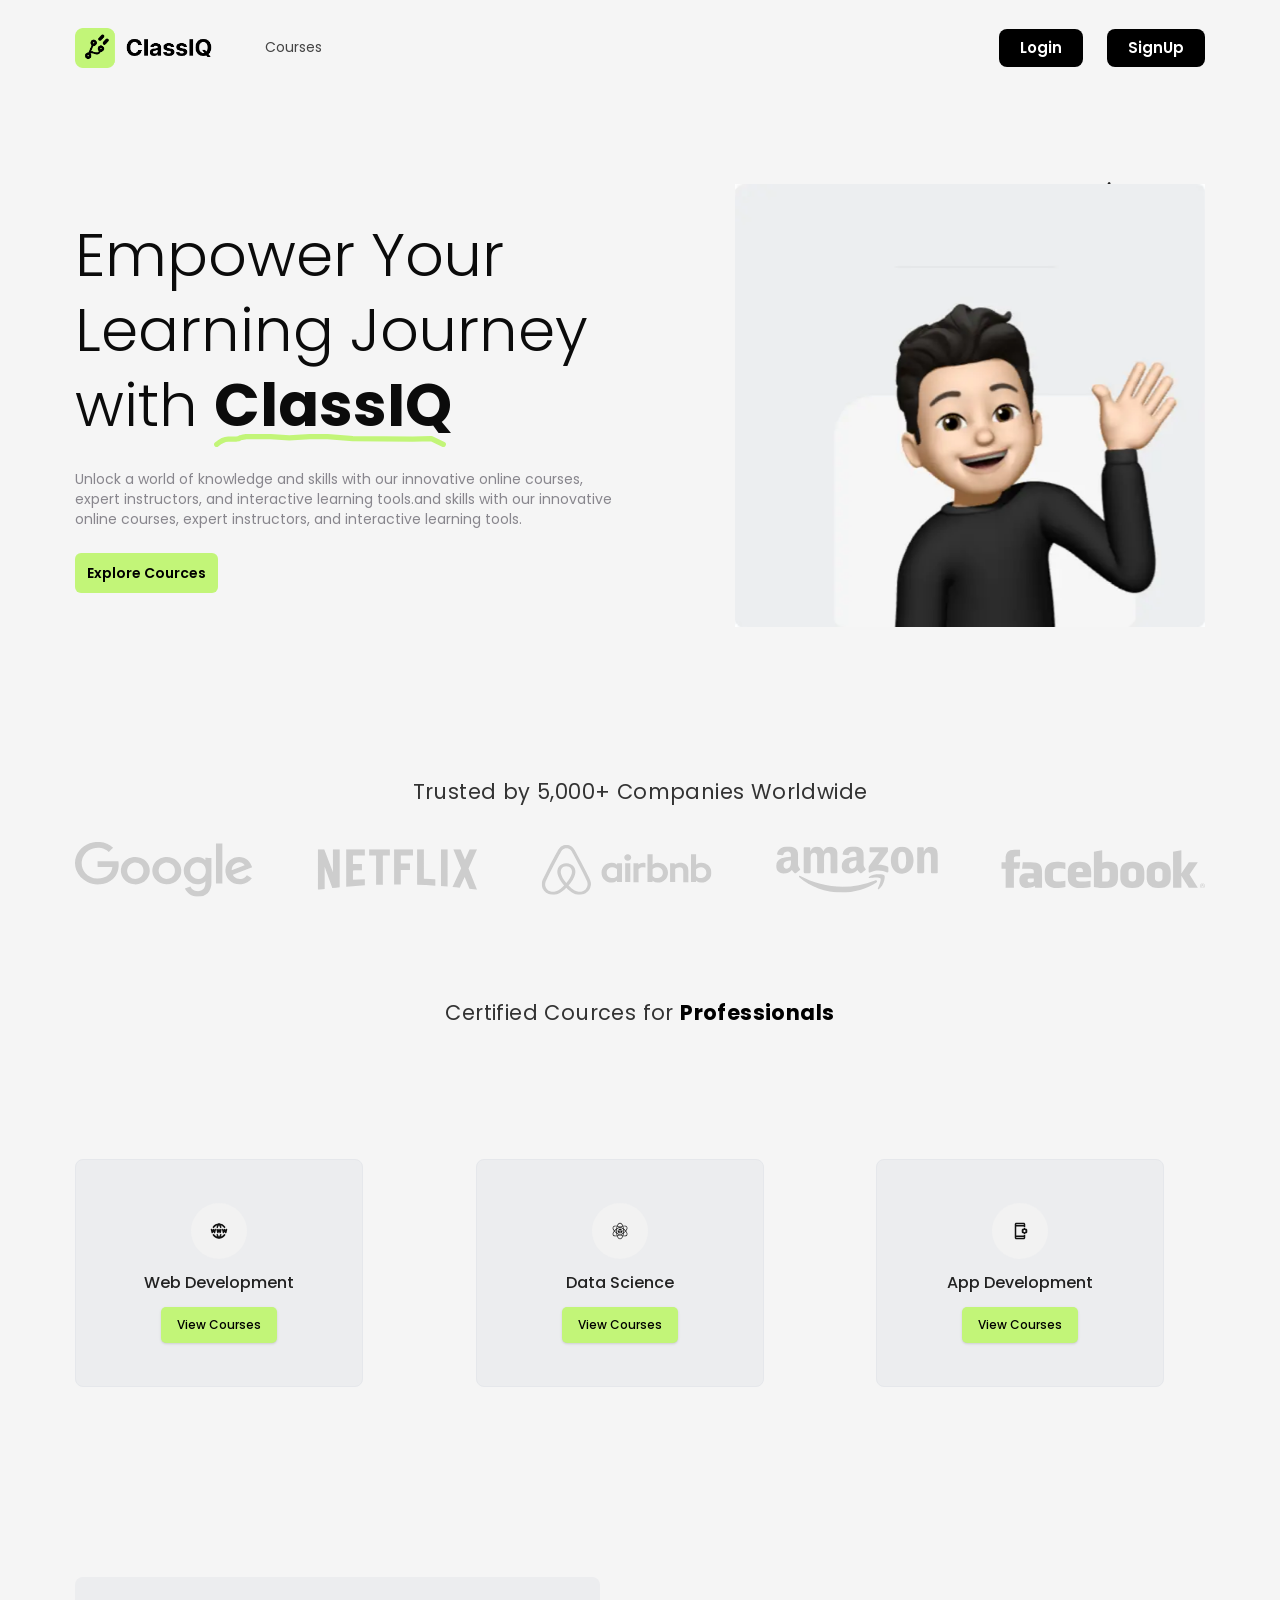
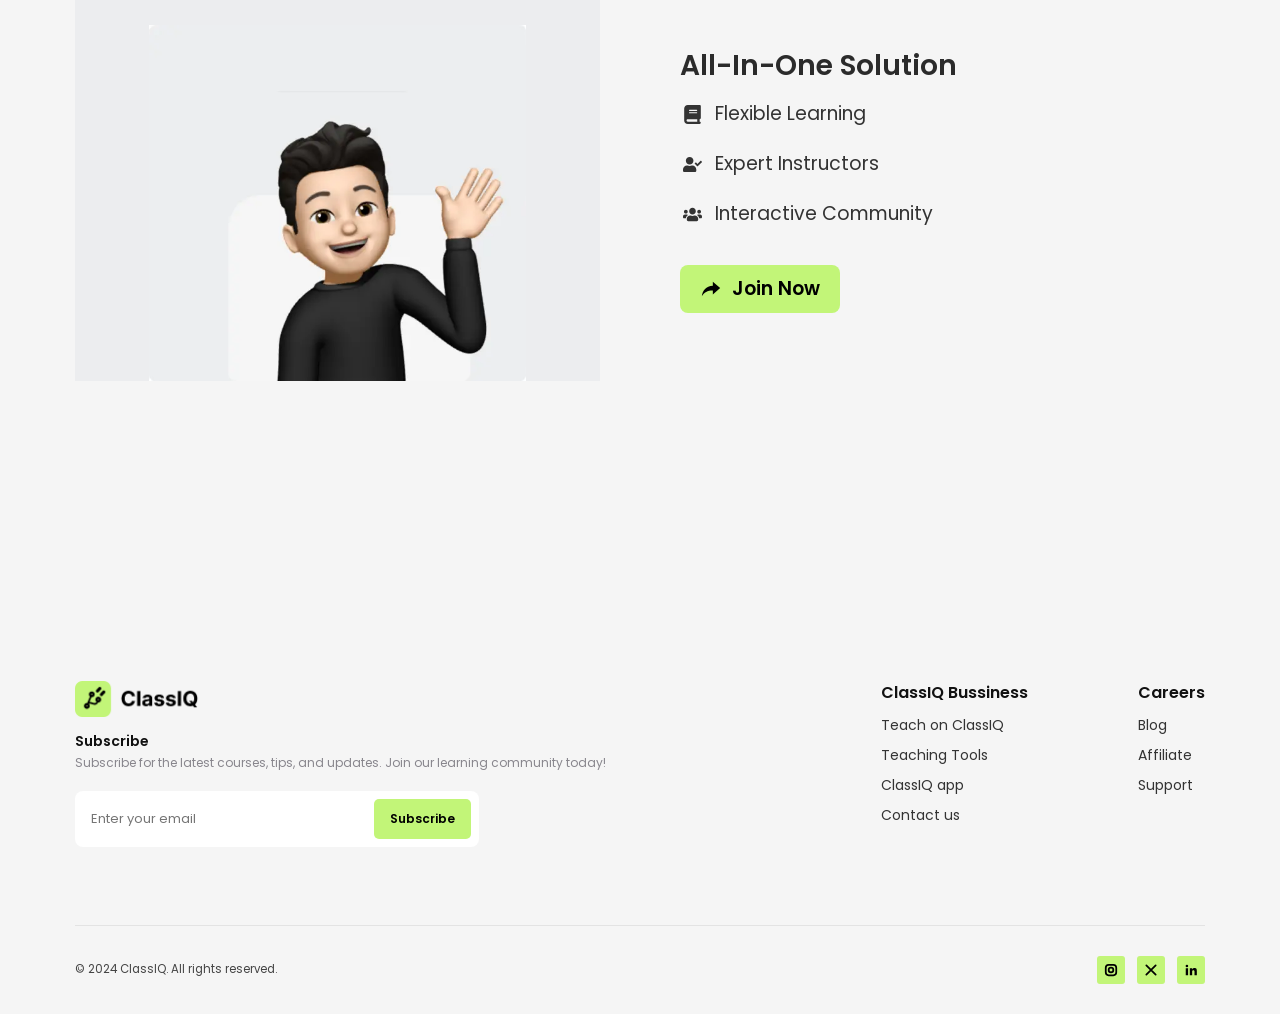
<file: index.html>
<!DOCTYPE html>
<html lang="en">

<head>
  <meta charset="UTF-8">
  <meta name="viewport" content="width=device-width, initial-scale=1.0">
  <title>ClassIQ - Empower Your Learning Journey</title>
  <link rel="icon" type="image/svg+xml" href="/assets/m-logo-6JdjZV3d.svg">
  <meta name="description" content="Online courses, interactive learning tools, all-in-one solution, flexible learning, interactive community">
  <meta name="keywords" content="ClassIQ, ClassIQ app, ClassIQ Business, ClassIQ Business app, ClassIQ Business app download, ClassIQ Business app download for android, ClassIQ Business app download for ios, ClassIQ Business app download for pc, ClassIQ Business app download for windows, ClassIQ Business app download for mac, ClassIQ Business app download for linux, Teach on ClassIQ, teaching tools, online learning, interactive learning, flexible learning, interactive community, online courses, online classes, online education, online learning platform, online learning app, online learning software, online learning tools, online learning resources, online learning management system, online learning management software">
  <meta name="author" content="ClassIQ Business">
  <link rel="preconnect" href="https://fonts.googleapis.com">
  <link href="https://fonts.googleapis.com/css2?family=Poppins:wght@300;400;500;600;700;800&display=swap"
    rel="stylesheet">
  <link rel="stylesheet" href="css/style.css">
</head>

<body>
<!-- Header -->
 <header class="site-header">
  <div class="container nav">
    <div class="nav-left">
      <a href="./index.html" class="brand">
        <span class="brand-icon">
          <img src="./assets/logo-CSs2XfzI.png" alt="ClassIQ - Empower Your Learning Journey" data-fallback>
        </span>
      </a>
      <a href="#courses" class="nav-link">Courses</a>
    </div>
    <span style="font-size:30px;cursor:pointer" class="mobile-hamburger" onclick="openNav()">☰</span>
    <div class="nav-right sidenav" id="mySidenav">
      <a href="javascript:void(0)" class="closebtn" onclick="closeNav()">&times;</a>
      <a href="./login.html" class="btn btn-dark">Login</a>
      <a href="./signup.html" class="btn btn-dark">SignUp</a>
    </div>
  </div>
</header>

<!-- Header End -->
  <main>
    <!-- Hero -->
    <section class="container hero">
      <div>
        <h1>Empower Your<br>Learning Journey<br>with
          <strong>ClassIQ
            <img src="data:image/svg+xml,%3csvg%20width='262'%20height='15'%20viewBox='0%200%20262%2015'%20fill='none'%20xmlns='http://www.w3.org/2000/svg'%3e%3cpath%20d='M3%2012C8.41799%207.07368%2013.836%205.84211%2015.8677%205.84211H19.254H22.6402H25.3492L28.0582%205.36842L29.4127%204.42105L31.4444%203.94737L36.1852%203H44.3122H63.9524L84.9471%204.42105L107.974%203H128.291L156.735%205.36842L224.46%205.84211L245.455%205.36842L259%2012'%20stroke='%23C2F578'%20stroke-width='6'%20stroke-linecap='round'%20stroke-linejoin='bevel'/%3e%3c/svg%3e" alt="line image" class="highlight-underline" />
          </strong>
        </h1>
        <p>Unlock a world of knowledge and skills with our innovative online courses, expert instructors, and
          interactive learning tools.and skills with our innovative online courses, expert instructors, and interactive
          learning tools.</p>
        <a href="#courses" class="btn btn-lime explore-cources">Explore Cources</a>
      </div>
      <div class="hero-art">
        <svg class="hero__doodle hero__doodle--curl" viewBox="0 0 50 80" fill="none" stroke="currentColor"
          stroke-width="1.400" stroke-linecap="round" stroke-linejoin="round" aria-hidden="true"
          xmlns="http://www.w3.org/2000/svg">
          <path
            d="M27.0622 13.7576C24.3213 15.0766 22.1371 17.5111 20.8952 20.2532C20.3292 21.5251 19.9225 22.8394 19.8081 24.2315C19.6883 25.5368 19.9139 26.934 20.228 28.2125C20.3789 28.8217 20.5899 29.4184 20.8081 29.9886C21.0971 30.7199 21.3861 31.4512 21.7425 32.1434C22.4427 33.4678 23.6138 34.5192 24.8487 35.3315C26.1561 36.1915 27.614 36.8071 29.0806 37.2828C30.7067 37.8009 32.4478 38.2073 34.1533 38.3198C35.9191 38.4199 37.7324 38.0205 39.0778 36.8138C40.2408 35.7576 40.7713 34.1918 40.3544 32.6583C39.9818 31.2789 38.9593 30.0963 37.7564 29.3779C36.4278 28.5976 34.8763 28.4407 33.3835 28.8116C30.2438 29.5978 27.7535 32.4344 26.4567 35.2758C25.7809 36.7461 25.3425 38.3933 25.4178 40.035C25.5178 41.7971 26.2341 43.3819 27.4214 44.6936C28.7007 46.0867 30.3182 47.1716 31.8631 48.2086C33.5266 49.3341 35.2379 50.387 37.0112 51.3141C40.5241 53.1879 44.2422 54.718 48.0594 55.8761C49.0088 56.1572 49.9387 56.4046 50.9022 56.6326C51.7595 56.8323 52.113 55.5039 51.2558 55.3042C44.0397 53.5545 37.1985 50.3967 31.1819 46.0642C29.8691 45.1174 28.4642 44.0891 27.6116 42.6958C26.8565 41.4706 26.6451 40.0202 26.8463 38.6228C27.0687 37.1457 27.6435 35.7339 28.4292 34.492C29.1742 33.2962 30.1318 32.1569 31.2914 31.3275C32.4174 30.5176 33.7329 29.9573 35.1462 29.992C36.3063 30.0162 37.4436 30.6603 38.2374 31.5259C38.9781 32.3774 39.3683 33.477 39.0324 34.5256C38.5991 35.8329 37.234 36.5791 35.9431 36.833C34.2909 37.1615 32.5037 36.7143 30.8954 36.3432C29.5865 36.0233 28.2863 35.5635 27.0481 34.978C25.8435 34.3729 24.6743 33.6349 23.7493 32.6206C22.8704 31.647 22.4163 30.3597 21.9411 29.1521C21.5048 28.0118 21.2829 26.8147 21.1813 25.5927C21.0585 24.4505 21.2404 23.4462 21.564 22.3374C22.3013 19.8877 23.8905 17.5509 25.9813 16.002C26.5478 15.5838 27.1196 15.2523 27.7447 14.935C28.074 14.7665 28.1676 14.3078 27.9921 14.005C27.7972 13.6687 27.3915 13.5892 27.0622 13.7576Z"
            fill="black" />
          <path
            d="M41.436 45.8058C44.037 48.0059 46.4415 50.4097 48.6902 52.9712C49.2342 53.5997 49.7977 54.2618 50.3081 54.9097C50.4978 55.1593 50.7671 55.4301 50.8824 55.7453C50.9657 55.9667 50.8984 56.0057 50.6771 56.089C50.3548 56.2309 50.0201 56.3125 49.6855 56.3941C49.2835 56.5148 48.862 56.6017 48.4406 56.6887C47.6508 56.8769 46.8486 57.0048 46.0269 57.099C44.2099 57.2983 42.3557 57.317 40.5509 57.1496C40.1914 57.1109 39.8586 57.5059 39.8801 57.8531C39.8874 58.2533 40.1903 58.5046 40.5835 58.5239C42.3617 58.6842 44.1557 58.678 45.9461 58.4716C46.8546 58.372 47.7702 58.2458 48.6467 58.0523C49.4631 57.8713 50.3325 57.7043 51.0975 57.3958C51.9562 57.0553 52.4943 56.3166 52.2281 55.3922C51.9674 54.5547 51.2445 53.8502 50.7075 53.1951C49.522 51.7701 48.2692 50.384 46.9686 49.0706C45.5103 47.6013 44.0113 46.1782 42.4309 44.8472C42.1545 44.6029 41.7347 44.5766 41.4639 44.8459C41.1736 45.0816 41.1526 45.5881 41.436 45.8058Z"
            fill="black" />
        </svg>

        <svg class="hero__doodle hero__doodle--sprig" viewBox="0 0 30 34" fill="none" stroke="currentColor"
          stroke-width="1.200" stroke-linecap="round" aria-hidden="true" xmlns="http://www.w3.org/2000/svg">
          <path
            d="M29.5533 4.94173C26.4125 6.01053 23.2716 7.0793 20.1308 8.14809C20.4133 8.43611 20.7224 8.72061 21.0085 9.03529C22.2836 6.58666 23.5819 4.10781 24.8571 1.65918C25.0314 1.33755 24.8112 0.905589 24.4967 0.784621C24.1519 0.640537 23.7964 0.823475 23.6221 1.1451C22.3469 3.59373 21.0486 6.07258 19.7734 8.52121C19.4675 9.07739 20.1587 9.58237 20.6511 9.40838C23.7919 8.33959 26.9328 7.27081 30.0736 6.20202C30.4095 6.07595 30.5697 5.64769 30.4169 5.31529C30.2873 4.95268 29.8928 4.84233 29.5533 4.94173Z"
            fill="black" />
          <path
            d="M25.8618 10.2349C23.457 10.7175 21.0876 11.4666 18.8337 12.4717C17.7067 12.9743 16.5903 13.5568 15.5042 14.1625C15.4278 14.1998 15.2447 14.2513 15.1985 14.3117C15.1291 14.4023 15.1416 14.2921 15.2091 14.3917C15.3174 14.5943 15.298 14.2442 15.3105 14.134C15.476 13.5422 15.6682 12.9469 15.887 12.348C16.3638 11.0366 16.8974 9.74468 17.4915 8.49902C17.8756 7.71538 16.6406 7.2013 16.2564 7.98494C15.6588 9.20394 15.1216 10.4692 14.6715 11.7771C14.4563 12.4026 14.241 13.0281 14.0559 13.6768C13.8904 14.2686 13.7995 15.0132 14.3432 15.4293C14.9171 15.8685 15.5659 15.6466 16.1205 15.3286C16.7018 15.0071 17.2831 14.6857 17.8679 14.3908C19.0873 13.7675 20.3476 13.2472 21.6417 12.7767C23.0654 12.2618 24.5336 11.8766 26.0124 11.5715C26.3555 11.4987 26.6399 11.1896 26.5903 10.8163C26.5744 10.4929 26.2084 10.1888 25.8618 10.2349Z"
            fill="black" />
          <path
            d="M18.9262 17.0447C18.0319 17.869 16.841 18.2987 15.7673 18.7942C14.5408 19.3642 13.3178 19.961 12.0913 20.531C11.4798 20.8294 10.8914 21.0976 10.2799 21.3959C10.1768 21.4368 10.0737 21.4776 9.97418 21.5451C9.79464 21.6232 9.89066 21.5291 9.92441 21.5789C9.92086 21.5522 10.1056 21.7175 10.1056 21.7175C10.1056 21.7175 10.2249 21.1862 10.2409 21.1027C10.5809 19.7823 10.9208 18.4619 11.2607 17.1415C11.6594 15.6505 12.0314 14.163 12.43 12.672C12.5172 12.3077 12.1743 11.9735 11.8669 11.9058C11.4795 11.8488 11.1915 12.1313 11.1007 12.4689C10.7252 13.9297 10.3532 15.4172 9.95098 16.8815C9.57545 18.3423 9.14304 19.7835 8.82438 21.2639C8.69263 21.9054 8.86833 22.6146 9.55072 22.8495C10.2331 23.0843 10.9531 22.5816 11.5415 22.3135C12.8942 21.6723 14.2203 21.0348 15.573 20.3937C16.3143 20.0509 17.0786 19.678 17.8199 19.3352C18.5078 18.9996 19.1922 18.6372 19.7753 18.1256C20.0402 17.8733 20.1239 17.4824 19.8947 17.1872C19.6656 16.8921 19.1946 16.8191 18.9262 17.0447Z"
            fill="black" />
          <path
            d="M14.4803 24.4188C14.4785 24.609 14.3789 24.6765 14.2331 24.8044C13.9611 25.0034 13.6323 25.1827 13.3301 25.3586C12.7292 25.7369 12.0982 26.0921 11.4973 26.4705C10.2423 27.2343 8.98723 27.998 7.70553 28.7654C7.05135 29.1508 6.40072 29.5629 5.74655 29.9483C5.52078 30.0869 5.32168 30.2219 5.08882 30.3071C5.01239 30.3444 4.95907 30.3515 4.85242 30.3657C4.85242 30.3657 4.71912 30.3834 4.7991 30.3728C4.7991 30.3728 4.82576 30.3692 4.82931 30.3959C4.74224 30.3532 4.74224 30.3532 4.80265 30.3994C4.74748 30.5967 4.85242 30.3657 4.83285 30.4225C4.85597 30.3923 4.81867 30.3159 4.81513 30.2892C4.82406 30.1524 4.83654 30.0422 4.84548 29.9054C4.87583 29.5215 4.90618 29.1376 4.96319 28.7502C5.03453 28.0624 5.12899 27.3444 5.22699 26.6531C5.45149 25.0767 5.72932 23.4932 6.09067 21.9258C6.17789 21.5615 5.86166 21.2237 5.52755 21.1596C5.14013 21.1026 4.85211 21.3851 4.76134 21.7227C4.40353 23.3168 4.12571 24.9003 3.90475 26.5033C3.79427 27.3048 3.68379 28.1063 3.63017 28.9274C3.56592 29.6685 3.31321 30.6246 3.83194 31.2611C4.83921 32.5109 6.67567 31.0186 7.60185 30.4342C9.03287 29.5656 10.4639 28.6971 11.8949 27.8285C12.6984 27.3418 13.5019 26.8551 14.3054 26.3684C14.9561 25.9563 15.82 25.5159 15.8363 24.6184C15.8435 24.2647 15.6606 23.9092 15.2732 23.8521C14.8857 23.7951 14.484 24.0385 14.4803 24.4188Z"
            fill="black" />
        </svg>
        <img src="assets/user-pic-second.webp" loading="lazy" fetchpriority="high" alt="Smiling instructor waving" data-fallback>
      </div>
    </section>
    <!-- Hero End -->

    <!-- Trusted -->
    <section class="container trusted">
      <h2 class="section-title">Trusted by 5,000+ Companies Worldwide</h2>
      <div class="logos">
          <img src="/assets/google-76-GYqTX.svg" alt="google image" class="h-full object-cover" />
        <img
            src="data:image/svg+xml,%3csvg%20width='161'%20height='41'%20viewBox='0%200%20161%2041'%20fill='none'%20xmlns='http://www.w3.org/2000/svg'%3e%3cg%20clip-path='url(%23clip0_9_57)'%3e%3cpath%20d='M151.512%2019.5213L160.031%2040.8142C157.52%2040.4757%20155.011%2040.0516%20152.456%2039.6696L147.657%2027.9045L142.726%2038.6984C140.306%2038.3164%20137.929%2038.1892%20135.509%2037.8925L144.161%2019.2681L136.314%200.178955H143.577L147.97%2010.8444L152.678%200.178955H160.029L151.512%2019.5213ZM130.578%200.178955H123.987V37.0893C126.14%2037.2167%20128.38%2037.3006%20130.578%2037.5539V0.178955ZM118.294%2036.6654C112.287%2036.2847%20106.279%2035.9475%20100.137%2035.8188V0.179119H106.861V29.8088C110.717%2029.8928%20114.572%2030.1882%20118.294%2030.3574V36.6654ZM92.9625%2014.6139V20.9625H83.7724V35.3961H77.1388V0.178955H95.968V6.52751H83.7738V14.6141H92.9639L92.9625%2014.6139ZM65.8397%206.52751V35.7348C63.5974%2035.7348%2061.3122%2035.7348%2059.1143%2035.8188V6.52751H52.1651V0.178955H72.8318V6.52751H65.8397ZM44.9031%2021.2998C41.9448%2021.2998%2038.4472%2021.2998%2035.9366%2021.4285V30.8666C39.8818%2030.612%2043.827%2030.3167%2047.8165%2030.1895V36.2847L29.2126%2037.6826V0.178955H47.8153V6.52751H35.9365V15.0785C38.5374%2015.0785%2042.5271%2014.9513%2044.9028%2014.9513V21.3011L44.9031%2021.2998ZM7.64595%2017.7442V39.9242C5.22719%2040.1789%203.07378%2040.4755%200.788391%2040.8142V0.178955H7.19978L15.9411%2023.2491V0.178955H22.6665V38.1892C20.2907%2038.5712%2017.8692%2038.6984%2015.3141%2039.0358L7.64595%2017.7442Z'%20fill='%23ACAAB4'/%3e%3c/g%3e%3cdefs%3e%3cclipPath%20id='clip0_9_57'%3e%3crect%20width='159.242'%20height='40.7149'%20fill='white'%20transform='translate(0.788391%200.138245)'/%3e%3c/clipPath%3e%3c/defs%3e%3c/svg%3e"
            alt="netflix image"
            class="h-full object-cover"
        />
        <img src="/assets/airbnb-xj5n9VEq.svg" alt="airbnb image" class="h-full object-cover" />
        <img src="/assets/amazon-CaYRF8YW.svg" alt="amazon image" class="h-full object-cover"/>
        <img src="/assets/facebook-hlZ2xRpS.svg" alt="facebook image" class="h-full object-cover" />
      </div>
    </section>
    <!-- Trusted End -->

    <!-- Courses -->
    <section class="container courses" id="courses">
      <h2 class="section-title">Certified Cources for <strong>Professionals</strong></h2>
      <div class="course-grid">
        <article class="course-card">
          <div class="course-icon">
           <svg stroke="currentColor" fill="none" stroke-width="2" viewBox="0 0 24 24" stroke-linecap="round" stroke-linejoin="round" class="text-lg" height="1em" width="1em" xmlns="http://www.w3.org/2000/svg"><path d="M19.5 7a9 9 0 0 0 -7.5 -4a8.991 8.991 0 0 0 -7.484 4"></path><path d="M11.5 3a16.989 16.989 0 0 0 -1.826 4"></path><path d="M12.5 3a16.989 16.989 0 0 1 1.828 4"></path><path d="M19.5 17a9 9 0 0 1 -7.5 4a8.991 8.991 0 0 1 -7.484 -4"></path><path d="M11.5 21a16.989 16.989 0 0 1 -1.826 -4"></path><path d="M12.5 21a16.989 16.989 0 0 0 1.828 -4"></path><path d="M2 10l1 4l1.5 -4l1.5 4l1 -4"></path><path d="M17 10l1 4l1.5 -4l1.5 4l1 -4"></path><path d="M9.5 10l1 4l1.5 -4l1.5 4l1 -4"></path></svg>
            </div>
          <h3>Web Development</h3>
          <a href="dashboard.html#courses" class="btn btn-lime">View Courses</a>
        </article>
        <article class="course-card">
          <div class="course-icon">
            <svg stroke="currentColor" fill="currentColor" stroke-width="0" viewBox="0 0 512 512" class="text-lg" height="1em" width="1em" xmlns="http://www.w3.org/2000/svg"><path d="M256.977 22.395c-16.8 0-32.49 7.65-45.864 20.177-13.372 12.53-24.82 29.98-34.363 51.117-2 4.428-3.91 9.03-5.736 13.777-5.035-.793-9.986-1.442-14.83-1.926-5.77-.575-11.4-.932-16.87-1.06-16.42-.39-31.427 1.275-44.58 5.262-17.536 5.317-32.006 15.083-40.406 29.63-8.4 14.55-9.62 31.964-5.457 49.81 4.165 17.845 13.552 36.484 27.087 55.318 2.84 3.95 5.874 7.912 9.076 11.873-3.198 3.957-6.228 7.913-9.064 11.86-13.536 18.833-22.923 37.472-27.087 55.318-4.164 17.846-2.943 35.26 5.457 49.807 8.4 14.55 22.87 24.315 40.406 29.63 17.537 5.318 38.373 6.507 61.45 4.202 4.838-.484 9.78-1.13 14.808-1.922 1.83 4.755 3.743 9.366 5.746 13.802 9.543 21.14 20.99 38.587 34.363 51.116 13.373 12.528 29.065 20.18 45.864 20.18 16.798 0 32.49-7.652 45.863-20.18 13.372-12.53 24.82-29.977 34.363-51.116 2.003-4.436 3.916-9.045 5.746-13.8 5.022.79 9.96 1.437 14.794 1.92 23.078 2.304 43.915 1.115 61.45-4.202 17.538-5.316 32.008-15.082 40.408-29.63 8.4-14.55 9.62-31.962 5.457-49.807-4.165-17.845-13.553-36.484-27.087-55.318-2.837-3.946-5.867-7.902-9.065-11.86 3.202-3.96 6.237-7.92 9.076-11.872 13.535-18.834 22.922-37.473 27.086-55.318 4.164-17.846 2.943-35.26-5.457-49.81-8.4-14.547-22.87-24.313-40.406-29.63-13.152-3.987-28.16-5.652-44.578-5.263-5.474.128-11.105.485-16.874 1.06-4.84.484-9.787 1.133-14.817 1.925-1.828-4.746-3.738-9.347-5.737-13.776-9.543-21.14-20.99-38.59-34.363-51.118-13.373-12.528-29.065-20.177-45.863-20.177zm0 18.687c11.205 0 22.192 4.923 33.086 15.13 10.893 10.205 21.297 25.653 30.107 45.167 1.404 3.11 2.765 6.334 4.086 9.643-21.417 4.762-44.1 12.068-67.285 21.83-23.18-9.76-45.86-17.064-67.273-21.826 1.322-3.31 2.68-6.536 4.086-9.648 8.81-19.515 19.214-34.963 30.108-45.17 10.894-10.205 21.88-15.128 33.087-15.128zm-123.59 82.057c1.804-.018 3.637-.006 5.498.036 4.96.11 10.117.43 15.443.963 3.406.34 6.887.775 10.424 1.288-6.586 20.927-11.6 44.222-14.742 69.18-20.048 15.2-37.718 31.194-52.55 47.363-2.212-2.805-4.33-5.6-6.327-8.378-12.495-17.386-20.67-34.12-24.063-48.658-3.392-14.538-2.16-26.513 3.442-36.217 5.602-9.704 15.36-16.757 29.644-21.088 9.375-2.843 20.6-4.375 33.23-4.49zm247.168 0c12.63.115 23.855 1.647 33.23 4.49 14.286 4.33 24.04 11.383 29.643 21.087 5.602 9.704 6.835 21.68 3.443 36.217-3.39 14.537-11.57 31.272-24.063 48.658-1.997 2.778-4.113 5.573-6.325 8.38-14.83-16.167-32.495-32.157-52.537-47.355-3.14-24.962-8.16-48.26-14.746-69.19 3.533-.513 7.01-.95 10.413-1.288 5.326-.533 10.483-.853 15.444-.964 1.86-.042 3.693-.054 5.498-.037zm-49.92 5.64c4.97 15.438 9.085 32.472 12.156 50.7-9.716-6.567-19.876-12.932-30.446-19.035-10.565-6.1-21.15-11.713-31.69-16.843 17.32-6.455 34.127-11.407 49.98-14.82zm-147.317.003c15.85 3.414 32.655 8.366 49.97 14.82-10.54 5.13-21.125 10.743-31.69 16.842-10.566 6.1-20.72 12.462-30.434 19.024 3.07-18.223 7.184-35.253 12.154-50.687zm73.653 24.46c15.207 6.708 30.643 14.504 46.03 23.388 15.393 8.888 29.87 18.36 43.285 28.18 1.796 16.527 2.762 33.798 2.762 51.57 0 17.762-.963 35.026-2.758 51.546-13.415 9.818-27.89 19.288-43.278 28.174-15.39 8.885-30.83 16.684-46.04 23.392-15.212-6.708-30.652-14.507-46.042-23.392-15.385-8.883-29.854-18.35-43.264-28.164-1.795-16.523-2.76-33.79-2.76-51.557 0-17.775.965-35.048 2.762-51.577 13.413-9.817 27.885-19.288 43.273-28.172 15.388-8.883 30.824-16.68 46.03-23.386zm1.264 28.116l-53.502 33.017 53.502 33.02 53.502-33.02-53.502-33.018zm-110.76 39.134c-.827 11.698-1.257 23.68-1.257 35.885 0 12.198.43 24.172 1.258 35.864-14.25-11.77-26.943-23.85-37.827-35.873 10.884-12.022 23.577-24.104 37.827-35.876zm219.005.01c14.243 11.77 26.933 23.847 37.813 35.867-10.88 12.02-23.57 24.097-37.813 35.864.826-11.688 1.256-23.66 1.256-35.855 0-12.204-.43-24.18-1.257-35.876zm-173.8 8.394v65.198l56.19 34.677v-65.195l-56.19-34.68zm131.058.034l-56.177 34.67v65.164l56.178-34.67v-65.164zm-226.28 41.84c14.834 16.17 32.502 32.16 52.548 47.36 3.14 24.955 8.156 48.248 14.74 69.175-3.53.51-7.006.947-10.406 1.287-21.304 2.127-39.887.84-54.172-3.49-14.286-4.33-24.04-11.386-29.643-21.09-5.602-9.705-6.835-21.68-3.443-36.217 3.392-14.537 11.568-31.272 24.063-48.658 1.993-2.775 4.107-5.566 6.314-8.367zm319.024.003c2.207 2.8 4.32 5.59 6.313 8.364 12.494 17.385 20.67 34.12 24.062 48.657 3.392 14.537 2.162 26.512-3.44 36.217-5.604 9.704-15.36 16.76-29.646 21.09-14.284 4.33-32.864 5.617-54.168 3.49-3.397-.34-6.868-.775-10.395-1.285 6.585-20.932 11.6-44.23 14.74-69.19 20.04-15.196 37.706-31.182 52.535-47.345zm-73.687 62.483c-3.07 18.226-7.184 35.26-12.154 50.697-15.854-3.413-32.663-8.368-49.984-14.822 10.542-5.132 21.13-10.746 31.7-16.848 10.567-6.1 20.724-12.464 30.44-19.027zm-171.635.01c9.71 6.56 19.862 12.92 30.424 19.017 10.57 6.102 21.16 11.716 31.7 16.848-17.316 6.453-34.12 11.407-49.973 14.82-4.97-15.434-9.08-32.464-12.15-50.685zm86.37.85l.68.42.677-.42h-1.356zm-.56 45.767c23.19 9.76 45.874 17.065 67.294 21.826-1.324 3.32-2.686 6.55-4.094 9.67-8.81 19.513-19.214 34.96-30.108 45.167-10.893 10.206-21.88 15.13-33.085 15.13-11.206 0-22.193-4.924-33.086-15.13-10.893-10.206-21.297-25.654-30.107-45.168-1.408-3.12-2.77-6.352-4.095-9.67 21.416-4.762 44.098-12.066 67.283-21.825z"></path></svg>
            </div>
          <h3>Data Science</h3>
          <a href="dashboard.html#courses" class="btn btn-lime">View Courses</a>
        </article>
        <article class="course-card">
          <div class="course-icon">
            <svg stroke="currentColor" fill="currentColor" stroke-width="0" viewBox="0 0 24 24" class="text-lg" height="1em" width="1em" xmlns="http://www.w3.org/2000/svg"><path fill="none" d="M0 0h24v24H0z"></path><path fill="none" d="M7 20h10v1H7zM7 3h10v1H7z"></path><path d="m21.81 12.74-.82-.63v-.22l.8-.63c.16-.12.2-.34.1-.51l-.85-1.48a.395.395 0 0 0-.35-.2c-.05 0-.1.01-.15.03l-.95.38c-.08-.05-.11-.07-.19-.11l-.15-1.01a.408.408 0 0 0-.4-.36h-1.71c-.2 0-.37.15-.4.34l-.14 1.01c-.03.02-.07.03-.1.05l-.09.06-.95-.38a.401.401 0 0 0-.5.17l-.85 1.48c-.1.17-.06.39.1.51l.8.63v.23l-.8.63a.39.39 0 0 0-.1.51l.85 1.48c.07.13.21.2.35.2.05 0 .1-.01.15-.03l.95-.37c.08.05.12.07.2.11l.15 1.01c.03.2.2.34.4.34h1.71c.2 0 .37-.15.4-.34l.15-1.01c.03-.02.07-.03.1-.05l.09-.06.95.38a.401.401 0 0 0 .5-.17l.85-1.48a.39.39 0 0 0-.1-.51zM18 13.5c-.83 0-1.5-.67-1.5-1.5s.67-1.5 1.5-1.5 1.5.67 1.5 1.5-.67 1.5-1.5 1.5zM17 18H7V6h10v1h2V3c0-1.1-.9-2-2-2H7c-1.1 0-2 .9-2 2v18c0 1.1.9 2 2 2h10c1.1 0 2-.9 2-2v-4h-2v1zM7 3h10v1H7V3zm10 18H7v-1h10v1z"></path></svg>
            </div>
          <h3>App Development</h3>
          <a href="dashboard.html#courses" class="btn btn-lime">View Courses</a>
        </article>
      </div>
    </section>
    <!-- Courses End -->

    <!-- All in one -->
    <section class="container allinone">
      <div class="allinone-img">
        <img src="assets/user-pic-second.webp" loading="lazy" fetchpriority="high" alt="Smiling instructor waving" data-fallback>
      </div>
      <div>
        <h2>All-In-One Solution</h2>
        <ul class="features">
          <li><span class="f-icon">
            <svg stroke="currentColor" fill="currentColor" stroke-width="0" viewBox="0 0 448 512" class="text-lg" height="1em" width="1em" xmlns="http://www.w3.org/2000/svg"><path d="M96 0C43 0 0 43 0 96V416c0 53 43 96 96 96H384h32c17.7 0 32-14.3 32-32s-14.3-32-32-32V384c17.7 0 32-14.3 32-32V32c0-17.7-14.3-32-32-32H384 96zm0 384H352v64H96c-17.7 0-32-14.3-32-32s14.3-32 32-32zm32-240c0-8.8 7.2-16 16-16H336c8.8 0 16 7.2 16 16s-7.2 16-16 16H144c-8.8 0-16-7.2-16-16zm16 48H336c8.8 0 16 7.2 16 16s-7.2 16-16 16H144c-8.8 0-16-7.2-16-16s7.2-16 16-16z"></path></svg>
          </span>Flexible Learning</li>
          <li><span class="f-icon">
            <svg stroke="currentColor" fill="currentColor" stroke-width="0" viewBox="0 0 640 512" class="text-lg" height="1em" width="1em" xmlns="http://www.w3.org/2000/svg"><path d="M224 256c70.7 0 128-57.3 128-128S294.7 0 224 0 96 57.3 96 128s57.3 128 128 128zm89.6 32h-16.7c-22.2 10.2-46.9 16-72.9 16s-50.6-5.8-72.9-16h-16.7C60.2 288 0 348.2 0 422.4V464c0 26.5 21.5 48 48 48h352c26.5 0 48-21.5 48-48v-41.6c0-74.2-60.2-134.4-134.4-134.4zm323-128.4l-27.8-28.1c-4.6-4.7-12.1-4.7-16.8-.1l-104.8 104-45.5-45.8c-4.6-4.7-12.1-4.7-16.8-.1l-28.1 27.9c-4.7 4.6-4.7 12.1-.1 16.8l81.7 82.3c4.6 4.7 12.1 4.7 16.8.1l141.3-140.2c4.6-4.7 4.7-12.2.1-16.8z"></path></svg>
          </span>Expert Instructors</li>
          <li><span class="f-icon"><svg stroke="currentColor" fill="currentColor" stroke-width="0" viewBox="0 0 640 512" class="text-lg" height="1em" width="1em" xmlns="http://www.w3.org/2000/svg"><path d="M96 224c35.3 0 64-28.7 64-64s-28.7-64-64-64-64 28.7-64 64 28.7 64 64 64zm448 0c35.3 0 64-28.7 64-64s-28.7-64-64-64-64 28.7-64 64 28.7 64 64 64zm32 32h-64c-17.6 0-33.5 7.1-45.1 18.6 40.3 22.1 68.9 62 75.1 109.4h66c17.7 0 32-14.3 32-32v-32c0-35.3-28.7-64-64-64zm-256 0c61.9 0 112-50.1 112-112S381.9 32 320 32 208 82.1 208 144s50.1 112 112 112zm76.8 32h-8.3c-20.8 10-43.9 16-68.5 16s-47.6-6-68.5-16h-8.3C179.6 288 128 339.6 128 403.2V432c0 26.5 21.5 48 48 48h288c26.5 0 48-21.5 48-48v-28.8c0-63.6-51.6-115.2-115.2-115.2zm-223.7-13.4C161.5 263.1 145.6 256 128 256H64c-35.3 0-64 28.7-64 64v32c0 17.7 14.3 32 32 32h65.9c6.3-47.4 34.9-87.3 75.2-109.4z"></path></svg></span>Interactive Community</li>
        </ul>
        <a href="signup.html" class="btn btn-lime join-btn">
          <svg width="22" height="22" viewBox="0 0 24 24" fill="#000">
            <path d="M14 4l8 7-8 7v-4.5C8 13.5 4.5 15.5 2 20c.8-6.500 4.500-11 12-11.500z" />
          </svg>
          Join Now
        </a>
      </div>
    </section>
  </main>
    <!-- All in one End -->

  <!-- Footer -->
  <footer class="site-footer">
    <div class="container">
      <div class="footer-top">
        <div class="footer-left">
          <a href="index.html" class="brand">
            <span class="brand-icon">
              <img src="assets/logo-CSs2XfzI.png" alt="ClassIQ - Empower Your Learning Journey" data-fallback>
            </span>
          </a>
          <h4>Subscribe</h4>
          <p>Subscribe for the latest courses, tips, and updates. Join our learning community today!</p>
          <form class="sub-form subscribe" id="subscribeForm" novalidate>
            <input type="email" id="subEmail" placeholder="Enter your email" aria-label="Email address">
            <button type="submit" class="btn btn-lime">Subscribe</button>
          </form>
          <div class="sub-msg" id="subMsg"></div>
        </div>

        <div class="footer-cols">
          <div>
            <h3>ClassIQ Bussiness</h3>
            <a href="#">Teach on ClassIQ</a>
            <a href="#">Teaching Tools</a>
            <a href="#">ClassIQ app</a>
            <a href="#">Contact us</a>
          </div>
          <div>
            <h3>Careers</h3>
            <a href="#">Blog</a>
            <a href="#">Affiliate</a>
            <a href="#">Support</a>
          </div>
        </div>
      </div>

      <div class="footer-bottom">
        <span>© 2024 ClassIQ. All rights reserved.</span>
        <div class="social">
          <a href="#" aria-label="Instagram"><svg width="14" height="14" viewBox="0 0 24 24" fill="none" stroke="#000"
              stroke-width="3">
              <rect x="3" y="3" width="18" height="18" rx="5" />
              <circle cx="12" cy="12" r="4" />
            </svg></a>
          <a href="#" aria-label="X"><svg width="14" height="14" viewBox="0 0 24 24" fill="none" stroke="#000"
              stroke-width="3" stroke-linecap="round">
              <path d="M4 4l16 16M20 4L4 20" />
            </svg></a>
          <a href="#" aria-label="LinkedIn"><svg width="14" height="14" viewBox="0 0 24 24" fill="#000">
              <rect x="3" y="9" width="4" height="12" />
              <circle cx="5" cy="5" r="2.2" />
              <path
                d="M10 9h4v2c1-1.600 2.500-2.300 4.500-2.300 3 0 3.500 2 3.500 5V21h-4v-6c0-1.500-.5-2.500-2-2.500S14 13.500 14 15v6h-4z" />
            </svg></a>
        </div>
      </div>
    </div>
  </footer>
  <!-- Footer End -->

  <div class="toast" id="toast"></div>
  <script src="js/main.js"></script>
</body>

</html>
</file>
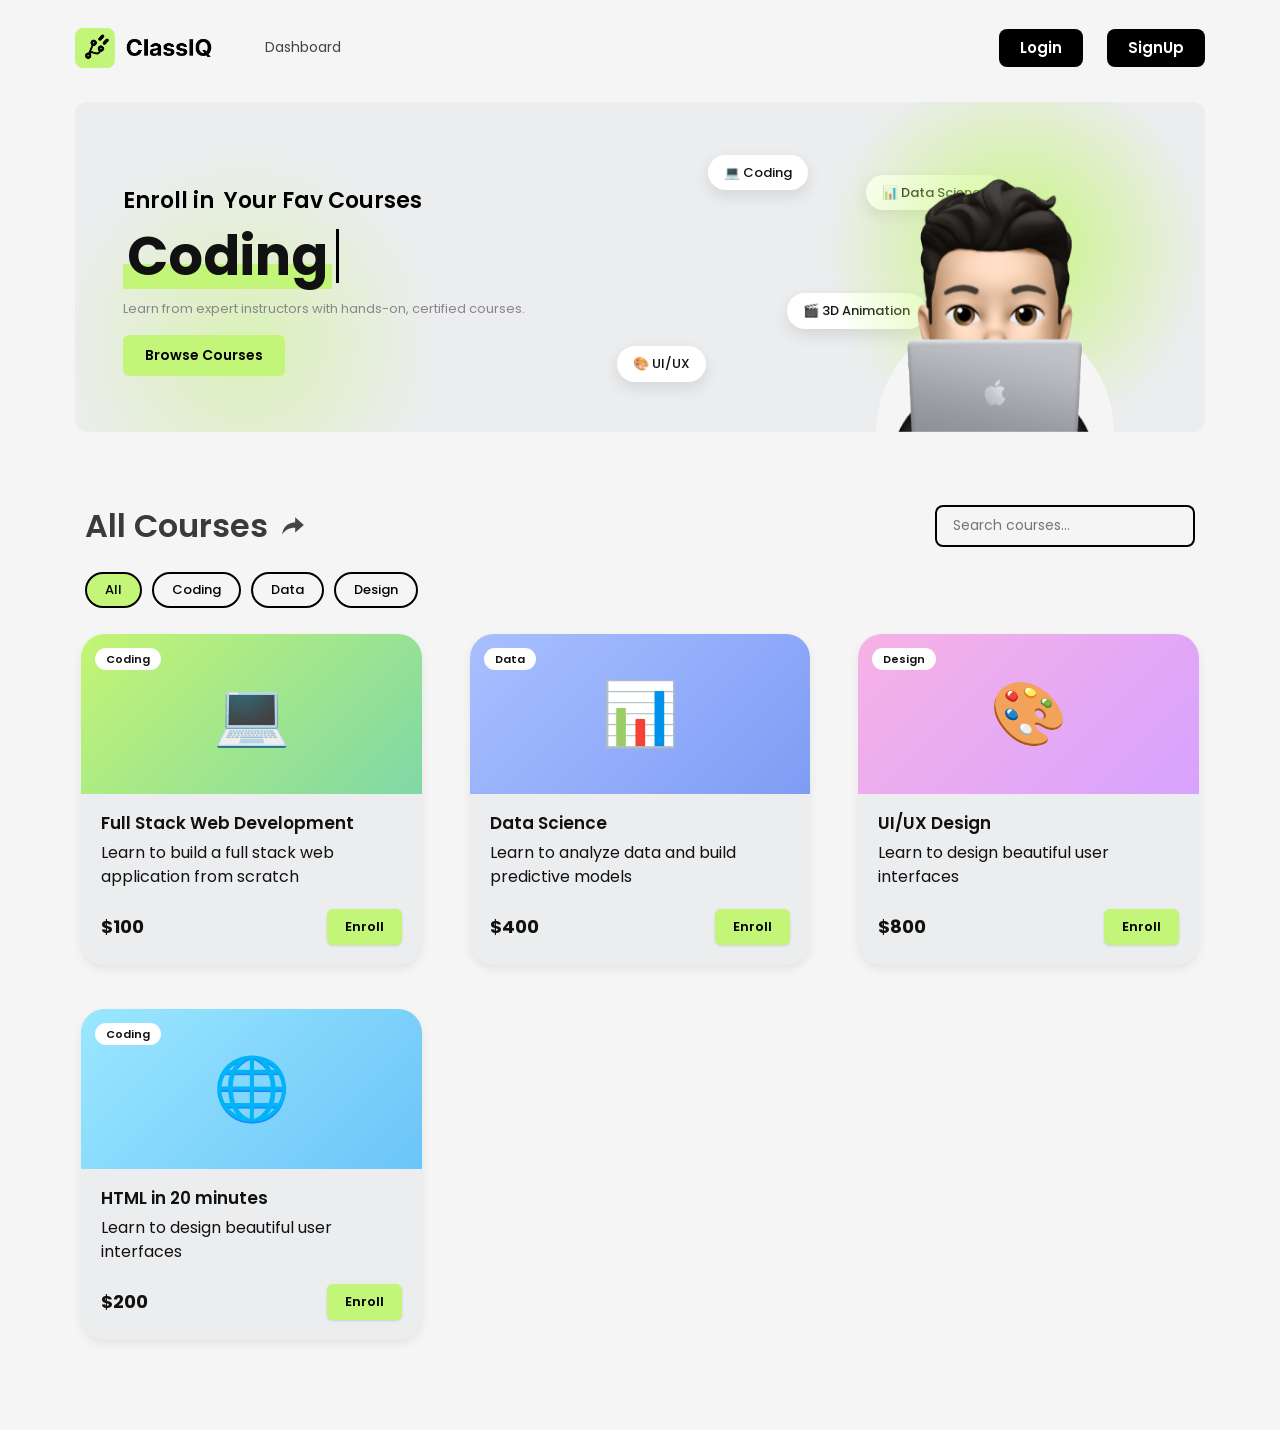
<file: dashboard.html>
<!DOCTYPE html>
<html lang="en">
<head>
  <meta charset="UTF-8">
  <meta name="viewport" content="width=device-width, initial-scale=1.0">
  <title>Dashboard - ClassIQ</title>
  <link rel="icon" type="image/svg+xml" href="/assets/m-logo-6JdjZV3d.svg">
  <meta name="description" content="Online courses, interactive learning tools, all-in-one solution, flexible learning, interactive community">
  <meta name="keywords" content="ClassIQ, ClassIQ app, ClassIQ Business, ClassIQ Business app, ClassIQ Business app download, ClassIQ Business app download for android, ClassIQ Business app download for ios, ClassIQ Business app download for pc, ClassIQ Business app download for windows, ClassIQ Business app download for mac, ClassIQ Business app download for linux, Teach on ClassIQ, teaching tools, online learning, interactive learning, flexible learning, interactive community, online courses, online classes, online education, online learning platform, online learning app, online learning software, online learning tools, online learning resources, online learning management system, online learning management software">
  <meta name="author" content="ClassIQ Business">
  <link rel="preconnect" href="https://fonts.googleapis.com">
  <link href="https://fonts.googleapis.com/css2?family=Poppins:wght@300;400;500;600;700&display=swap" rel="stylesheet">
  <link rel="stylesheet" href="css/style.css">
  <link rel="stylesheet" href="css/dashboard.css">
</head>
<body>
<!-- Header -->
<header class="site-header">
  <div class="container nav">
    <div class="nav-left">
      <a href="./index.html" class="brand">
        <span class="brand-icon">
          <img src="./assets/logo-CSs2XfzI.png" alt="ClassIQ - Empower Your Learning Journey" data-fallback>
        </span>
      </a>
      <a href="./dashboard.html" class="nav-link">Dashboard</a>
    </div>
    <span style="font-size:30px;cursor:pointer" class="mobile-hamburger" onclick="openNav()">☰</span>
    <div class="nav-right sidenav" id="mySidenav">
      <a href="javascript:void(0)" class="closebtn" onclick="closeNav()">&times;</a>
      <a href="./login.html" class="btn btn-dark">Login</a>
      <a href="./signup.html" class="btn btn-dark">SignUp</a>
    </div>
  </div>
</header>

<!-- Header End -->

<main class="container">
  <!-- Banner -->
  <section class="banner">
    <div class="banner-text">
      <p class="welcome" id="welcome"></p>
      <h2>Enroll in&nbsp; Your Fav Courses</h2>
      <div class="typed-line" aria-live="polite">
        <span class="typed" id="typed"></span><span class="caret"></span>
      </div>
      <p class="banner-sub">Learn from expert instructors with hands-on, certified courses.</p>
      <a href="#courses" class="btn btn-lime banner-btn">Browse Courses</a>
    </div>

    <div class="chips" aria-hidden="true">
      <span class="chip c1">💻 Coding</span>
      <span class="chip c2">🎬 3D Animation</span>
      <span class="chip c3">🎨 UI/UX</span>
      <span class="chip c4">📊 Data Science</span>
    </div>

    <div class="banner-art">
      <img src="assets/avatar-with-laptop.png" alt="Student with a laptop" data-fallback>
    </div>
  </section>
  <!-- Banner End -->

  <!-- Courses -->
  <section class="all-courses" id="courses">
    <div class="courses-head">
      <h2>All Courses
        <svg width="26" height="26" viewBox="0 0 24 24" fill="#444"><path d="M14 4l8 7-8 7v-4.500C8 13.500 4.500 15.500 2 20c.8-6.500 4.500-11 12-11.500z"/></svg>
      </h2>
      <div class="tools">
        <input type="search" id="search" placeholder="Search courses…" aria-label="Search courses">
      </div>
    </div>

    <div class="filters" id="filters" role="tablist"></div>
    <div class="grid" id="grid"></div>
    <p class="empty" id="empty" hidden>No courses found. Try a different search.</p>
  </section>
    <!-- Courses End -->

</main>

<div class="toast" id="toast"></div>
<script src="js/main.js"></script>
<script src="js/dashboard.js"></script>
</body>
</html>
</file>
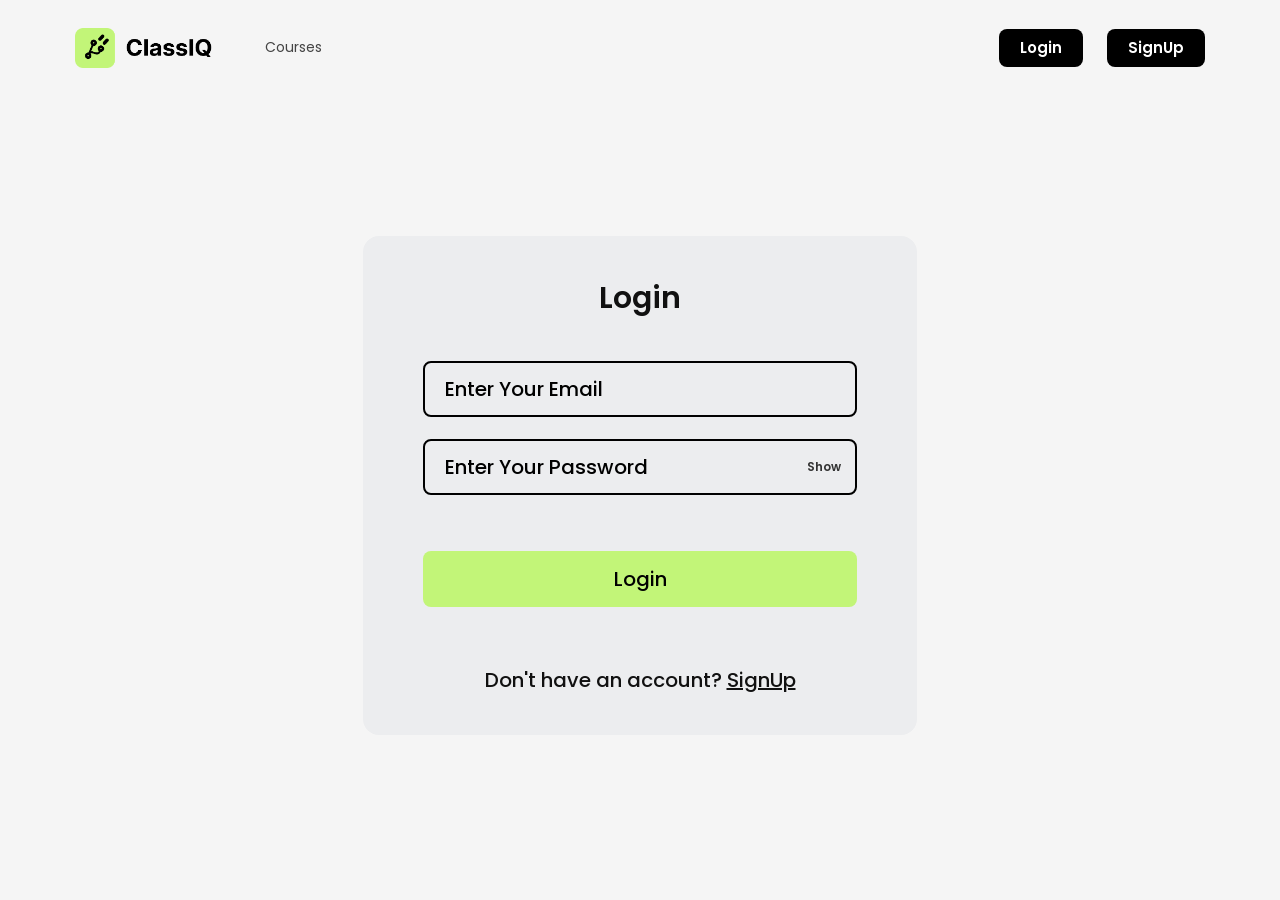
<file: login.html>
<!DOCTYPE html>
<html lang="en">
<head>
  <meta charset="UTF-8">
  <meta name="viewport" content="width=device-width, initial-scale=1.0">
  <title>Login - ClassIQ</title>
  <link rel="icon" type="image/svg+xml" href="/assets/m-logo-6JdjZV3d.svg">
  <meta name="description" content="Online courses, interactive learning tools, all-in-one solution, flexible learning, interactive community">
  <meta name="keywords" content="ClassIQ, ClassIQ app, ClassIQ Business, ClassIQ Business app, ClassIQ Business app download, ClassIQ Business app download for android, ClassIQ Business app download for ios, ClassIQ Business app download for pc, ClassIQ Business app download for windows, ClassIQ Business app download for mac, ClassIQ Business app download for linux, Teach on ClassIQ, teaching tools, online learning, interactive learning, flexible learning, interactive community, online courses, online classes, online education, online learning platform, online learning app, online learning software, online learning tools, online learning resources, online learning management system, online learning management software">
  <meta name="author" content="ClassIQ Business">
  <link rel="preconnect" href="https://fonts.googleapis.com">
  <link href="https://fonts.googleapis.com/css2?family=Poppins:wght@300;400;500;600;700&display=swap" rel="stylesheet">
  <link rel="stylesheet" href="css/style.css">
</head>
<body class="loginpage">

<header class="site-header">
  <!-- Navigation -->
  <div class="container nav">
    <div class="nav-left">
      <a href="./index.html" class="brand">
        <span class="brand-icon">
          <img src="./assets/logo-CSs2XfzI.png" alt="ClassIQ - Empower Your Learning Journey" data-fallback>
        </span>
      </a>
      <a href="./index.html#courses" class="nav-link">Courses</a>
    </div>
    <span style="font-size:30px;cursor:pointer" class="mobile-hamburger" onclick="openNav()">☰</span>
    <div class="nav-right sidenav" id="mySidenav">
      <a href="javascript:void(0)" class="closebtn" onclick="closeNav()">&times;</a>
      <a href="./login.html" class="btn btn-dark">Login</a>
      <a href="./signup.html" class="btn btn-dark">SignUp</a>
    </div>
  </div>
  <!-- Navigation End -->
</header>


<main class="auth-wrap">
  <!-- login form -->
  <form class="auth-card" id="loginForm" novalidate>
    <h1>Login</h1>
<!-- Email -->
    <div class="field">
      <input type="email" id="email" name="email" placeholder="Enter Your Email" autocomplete="email">
      <span class="err" id="emailErr"></span>
    </div>
<!-- Email End -->
<!-- Password -->

    <div class="field">
      <div class="pw-wrap">
        <input type="password" id="password" name="password" placeholder="Enter Your Password" autocomplete="current-password">
        <button type="button" class="pw-toggle" data-toggle="password">Show</button>
      </div>
      <span class="err" id="passwordErr"></span>
    </div>
<!-- Password End -->

    <button type="submit" class="btn btn-lime submit">Login</button>
    <div class="form-msg" id="formMsg" role="status"></div>

    <p class="switch">Don't have an account? <a href="signup.html">SignUp</a></p>
  </form>
  <!-- login form End -->
</main>

<div class="toast" id="toast"></div>
<script src="js/login.js"></script>
</body>
</html>
</file>
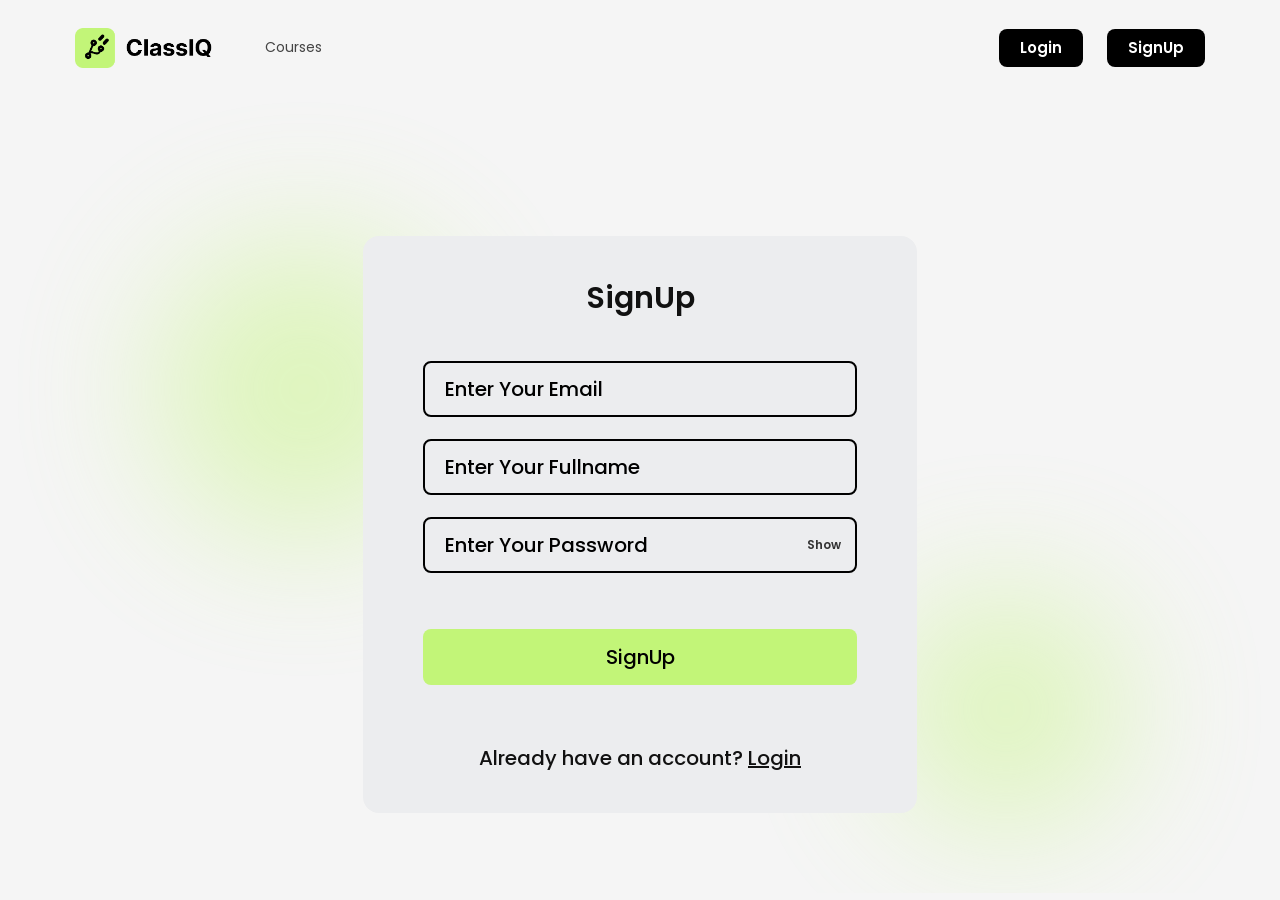
<file: signup.html>
<!DOCTYPE html>
<html lang="en">
<head>
  <meta charset="UTF-8">
  <meta name="viewport" content="width=device-width, initial-scale=1.0">
  <title>SignUp - ClassIQ</title>
  <link rel="icon" type="image/svg+xml" href="/assets/m-logo-6JdjZV3d.svg">
  <meta name="description" content="Online courses, interactive learning tools, all-in-one solution, flexible learning, interactive community">
  <meta name="keywords" content="ClassIQ, ClassIQ app, ClassIQ Business, ClassIQ Business app, ClassIQ Business app download, ClassIQ Business app download for android, ClassIQ Business app download for ios, ClassIQ Business app download for pc, ClassIQ Business app download for windows, ClassIQ Business app download for mac, ClassIQ Business app download for linux, Teach on ClassIQ, teaching tools, online learning, interactive learning, flexible learning, interactive community, online courses, online classes, online education, online learning platform, online learning app, online learning software, online learning tools, online learning resources, online learning management system, online learning management software">
  <meta name="author" content="ClassIQ Business">
  <link rel="preconnect" href="https://fonts.googleapis.com">
  <link href="https://fonts.googleapis.com/css2?family=Poppins:wght@300;400;500;600;700&display=swap" rel="stylesheet">
  <link rel="stylesheet" href="css/style.css">
</head>
<body>
<!-- Header -->
<header class="site-header">
  <div class="container nav">
    <div class="nav-left">
      <a href="./index.html" class="brand">
        <span class="brand-icon">
          <img src="./assets/logo-CSs2XfzI.png" alt="ClassIQ - Empower Your Learning Journey" data-fallback>
        </span>
      </a>
      <a href="./index.html#courses" class="nav-link">Courses</a>
    </div>
    <span style="font-size:30px;cursor:pointer" class="mobile-hamburger" onclick="openNav()">☰</span>
    <div class="nav-right sidenav" id="mySidenav">
      <a href="javascript:void(0)" class="closebtn" onclick="closeNav()">&times;</a>
      <a href="./login.html" class="btn btn-dark">Login</a>
      <a href="./signup.html" class="btn btn-dark">SignUp</a>
    </div>
  </div>
</header>

<!-- Header End -->

<main class="auth-wrap">
  <form class="auth-card" id="signupForm" novalidate>
    <h1>SignUp</h1>
<!-- Email -->

    <div class="field">
      <input type="email" id="email" name="email" placeholder="Enter Your Email" autocomplete="email">
      <span class="err" id="emailErr"></span>
    </div>
<!-- Email End -->
<!-- Fullname -->
    <div class="field">
      <input type="text" id="fullname" name="fullname" placeholder="Enter Your Fullname" autocomplete="name">
      <span class="err" id="fullnameErr"></span>
    </div>
<!-- Fullname End -->
<!-- Password -->

    <div class="field">
      <div class="pw-wrap">
        <input type="password" id="password" name="password" placeholder="Enter Your Password" autocomplete="new-password">
        <button type="button" class="pw-toggle" data-toggle="password">Show</button>
      </div>
      <span class="err" id="passwordErr"></span>
    </div>
<!-- Password End -->

    <button type="submit" class="btn btn-lime submit">SignUp</button>
    <div class="form-msg" id="formMsg" role="status"></div>

    <p class="switch">Already have an account? <a href="login.html">Login</a></p>
  </form>
</main>

<div class="toast" id="toast"></div>
<script src="js/signup.js"></script>
</body>
</html>
</file>
<file: css/style.css>
:root {
  --bg: #f5f5f5;
  --card: #ecedef;
  --lime: #c2f578;
  --ink: #000;
  --muted: #88868d;
  --error: #d93025;
  --tw-text-opacity: 1;
}
* {
  box-sizing: border-box;
  margin: 0;
  padding: 0;
}
*::selection {
    --tw-bg-opacity: 1;
    background-color: rgb(194 245 120 / var(--tw-bg-opacity));
    color: rgb(0 0 0 / var(--tw-text-opacity));
}
html {
  scroll-behavior: smooth;
}
body {
  font-family: "Poppins", sans-serif;
  background: var(--bg);
  color: #111;
  line-height: 1.5;
  overflow-x: hidden;
}
a {
  color: inherit;
  text-decoration: none;
}
img {
  max-width: 100%;
  display: block;
}
.container {
  width: min(1130px, 100% - 64px);
  margin-inline: auto;
}

/* ---------- Header ---------- */
.site-header {
  padding: 28px 0;
  position: relative;
  z-index: 100000;
}
.nav {
  display: flex;
  align-items: center;
  justify-content: space-between;
}
.nav-left {
  display: flex;
  align-items: center;
  gap: 52px;
}
.brand {
  display: flex;
  align-items: center;
  gap: 12px;
  font-weight: 600;
  font-size: 22px;
  width: 137.95px;
}
.brand-icon {
  display: grid;
  place-items: center;
}
.nav-link {
  font-size: 14px;
  color: #444;
}
.nav-link:hover {
  color: #000;
}
.nav-right {
  display: flex;
  gap: 24px;
}
.btn {
  display: inline-flex;
  align-items: center;
  justify-content: center;
  gap: 10px;
  border: 0;
  cursor: pointer;
  font-family: inherit;
  font-weight: 600;
  transition: transform 0.15s, box-shadow 0.15s, filter 0.15s;
}
.btn:hover {
  transform: translateY(-2px);
  filter: brightness(0.97);
}

.btn-dark {
  background: #000;
  color: #fff;
  border-radius: 8px;
  padding: 8px 21px;
  font-size: 15px;
}
.btn-lime {
  background: var(--lime);
  color: #000;
  border-radius: 6px;
}

/* ---------- Hero ---------- */
.hero {
  position: relative;
  display: grid;
  grid-template-columns: 1.1fr 0.9fr;
  align-items: center;
  min-height: 620px;
}
.hero h1 {
  font-size: clamp(38px, 5vw, 3.75rem);
  font-weight: 300;
  line-height: 1.25;
  color: #0b0b0b;
}
.hero h1 strong {
  font-weight: 700;
  position: relative;
  display: inline-block;
}
.hero h1 strong .highlight-underline {
    width: 232.13px;
    position: absolute;
    bottom: -4px;
}
.hero h1 strong svg {
  position: absolute;
  left: 0;
  bottom: -6px;
  width: 100%;
  height: 12px;
}
.hero p {
    font-size: .875rem;
    line-height: 1.25rem;
  color: var(--muted);
  max-width: 540px;
  margin: 26px 0 24px;
}
.explore-cources{
  padding-top: .625rem;
  padding-bottom: .625rem;
  padding-left: .75rem;
  padding-right: .75rem;
  font-size: .875rem;
  line-height: 1.25rem;
}
.hero .btn-lime {
  padding-top: .625rem;
  padding-bottom: .625rem;
  padding-left: .75rem;
  padding-right: .75rem;
}
.hero-art {
  position: relative;
  justify-self: end;
  max-width: 470px;
  margin-right: calc(-1 * min(100px, var(--gutter)));
}
.hero__doodle {
  position: absolute;
  z-index: 1;
  color: #222;
}
.hero-art::before {
  content: "";
  position: absolute;
  inset: 40px 0 0 0;
  background: radial-gradient(
    circle at 45% 40%,
    rgba(196, 245, 115, 0.85),
    rgba(196, 245, 115, 0) 65%
  );
  z-index: 0;
}
.hero-art img {
  position: relative;
  z-index: 1;
  height: 100%;
  object-fit: contain;
  object-position: bottom;
}
.doodle {
  position: absolute;
  z-index: 1;
  color: #222;
}
.doodle.d1 {
  left: 6%;
  top: 12%;
}
.doodle.d2 {
  right: 6%;
  top: 8%;
}

/* ---------- Trusted ---------- */
.section-title {
  text-align: center;
  font-size: 21px;
  font-weight: 400;
  letter-spacing: 0.4px;
  color: #333;
}
.section-title strong {
  font-weight: 700;
  color: #000;
}
.trusted {
  margin-top: 60px;
}
.logos {
  display: flex;
  justify-content: space-between;
  align-items: center;
  margin-top: 34px;
  opacity: 0.55;
  filter: grayscale(1);
}
.logos span {
  font-size: 38px;
  font-weight: 600;
  color: #555;
  letter-spacing: -1px;
}
.logos .l-google {
  font-weight: 500;
}
.logos .l-netflix {
  font-weight: 800;
  letter-spacing: 1px;
  font-family: "Poppins", sans-serif;
  transform: scaleY(1.15);
}
.logos .l-airbnb {
  font-size: 32px;
  font-weight: 500;
}
.logos .l-amazon {
  font-size: 36px;
}
.logos .l-fb {
  font-weight: 700;
  letter-spacing: -2px;
}

/* ---------- Courses ---------- */
.courses {
  margin-top: 100px;
}
.course-grid {
  display: grid;
  grid-template-columns: repeat(3, 1fr);
  gap: 72px 72px;
  margin-top: 130px;
}
.course-card {
  background: var(--card);
  border-radius: .5rem;
  height: 228px;
  display: flex;
  width: 18rem;
  flex-direction: column;
  border-style: solid;
  border-color: #e5e7eb;
  align-items: center;
  border-width: 1px;
  justify-content: center;
  gap: 12px;
  transition: transform 0.2s, box-shadow 0.2s;
}
.course-card:hover {
  transform: translateY(-6px);
  box-shadow: 0 12px 24px rgba(0, 0, 0, 0.12);
}
.course-icon {
  width: 56px;
  height: 56px;
  background: #f2f2f2;
  border-radius: 999px;
  display: grid;
  place-items: center;
}
.course-icon svg{
    font-size: 1.125rem;
    line-height: 1.75rem;
}
.course-card h3 {
  font-size: 16px;
  font-weight: 500;
  color: #222;
}
.course-card .btn {
  padding-top: .625rem;
  padding-bottom: .625rem;
  padding-left: 1rem;
  padding-right: 1rem;
  font-size: .75rem;
  line-height: 1rem;
  font-weight: 500;
  border-radius: 5px;
      box-shadow: 0 0 #000000, 0 0 #000000, 0 1px 3px 0 rgb(0 0 0 / .1), 0 1px 2px -1px rgb(0 0 0 / .1);
}

/* ---------- All in one ---------- */
.allinone {
  display: grid;
  grid-template-columns: 1fr 1fr;
  align-items: center;
  gap: 80px;
  margin-top: 190px;
}
.allinone-img {
  background: var(--card);
  border-radius: 8px 8px 0 0;
  height: 404px;
  display: flex;
  align-items: flex-end;
  justify-content: center;
  overflow: hidden;
}
.allinone-img img {
  height: 88%;
  object-fit: contain;
}
.allinone h2 {
  font-size: 28px;
  font-weight: 600;
  color: #2b2b2b;
  margin-bottom: 6px;
}
.features {
  list-style: none;
  display: grid;
  gap: 6px;
}
.features li {
  display: flex;
  align-items: center;
  gap: 10px;
  font-size: 19px;
  color: #333;
}
.join-btn {
  margin-top: 28px;
    padding-left: 1.25rem;
    padding-right: 1.25rem;
    padding-top: .625rem;
    padding-bottom: .625rem;
  font-size: 19px;
    border-radius: .5rem;
}
.f-icon {
  width: 25px;
  height: 44px;
  border-radius: 8px;
  display: grid;
  place-items: center;
}
.allinone .btn-lime {
  margin-top: 28px;
    padding-left: 1.25rem;
    padding-right: 1.25rem;
    padding-top: .625rem;
    padding-bottom: .625rem;
  font-size: 19px;
    border-radius: .5rem;
}

/* ---------- Footer ---------- */
.site-footer {
  margin-top: 300px;
  padding-bottom: 30px;
}
.footer-top {
  display: flex;
  justify-content: space-between;
  gap: 40px;
  flex-wrap: wrap;
}
.footer-left .brand {
  font-size: 18px;
}
.footer-left .brand-icon {
  width: 124px;
}
.footer-left h4 {
    font-size: .875rem;
    line-height: 1.25rem;
  font-weight: 600;
  margin-top: 14px;
}
.footer-left p {
font-size: .75rem;
line-height: 1rem;
  color: var(--muted);
  margin-top: 4px;
}

.sub-form {
  margin-top: 1.25rem;
  background: #fff;
  border-radius: 8px;
    padding: .5rem;
  display: flex;
  align-items: center;
    width: 404px;
  max-width: 100%;
}
.sub-form input {
  flex: 1;
  border: 0;
  outline: 0;
  font-family: inherit;
  font-size: .8125rem;
  padding: .5rem;
  background: transparent;
  min-width: 0;
}
.sub-form .btn {
    padding-top: .75rem;
    padding-bottom: .75rem;
        padding-left: 1rem;
    padding-right: 1rem;
    font-size: .75rem;
    line-height: 1rem;
  font-weight: 600;
  border-radius: 5px;
}
.sub-msg {
  font-size: 11px;
  margin-top: 6px;
  min-height: 16px;
}
.footer-cols {
  display: flex;
  gap: 110px;
}
.footer-cols h3 {
  font-size: 16px;
  font-weight: 600;
  margin-bottom: 10px;
}
.footer-cols a {
  display: block;
font-size: .875rem;
    line-height: 1.25rem;
  color: #333;
  margin-bottom: 10px;
}
.footer-cols a:hover {
  text-decoration: underline;
}
.footer-bottom {
  margin-top: 56px;
  padding-top: 30px;
  border-top: 1px solid #e3e3e3;
  display: flex;
  justify-content: space-between;
  align-items: center;
  font-size: 11.5px;
  color: #444;
}
.social {
  display: flex;
  gap: 12px;
}
.social a {
  width: 28px;
  height: 28px;
  background: var(--lime);
  border-radius: 3px;
  display: grid;
  place-items: center;
}

/* ---------- Auth pages ---------- */
.auth-wrap {
  display: flex;
  justify-content: center;
  padding: 140px 20px 80px;
}
.auth-card {
  background: var(--card);
  width: min(554px, 100%);
  padding: 40px 60px 40px 60px;
  border-radius: 1rem;
}
.auth-card h1 {
  text-align: center;
  font-size: 30px;
  font-weight: 600;
  margin-bottom: 40px;
}
.field {
  margin-bottom: 22px;
}
.field input {
  width: 100%;
  height: 56px;
  background: transparent;
  border: 2px solid #000;
  border-radius: 8px;
  padding: 0 20px;
  font-family: inherit;
  font-size: 20px;
  font-weight: 500;
  color: #000;
  outline: 0;
  transition: box-shadow 0.15s, border-color 0.15s;
}
.field input::placeholder {
  color: #000;
  opacity: 1;
}
.field input:focus {
  box-shadow: 0 0 0 3px rgba(196, 245, 115, 0.9);
}
.field.invalid input {
  border-color: var(--error);
}
.field .err {
  display: block;
  color: var(--error);
  font-size: 12.5px;
  margin: 5px 0 0 6px;
  min-height: 0;
}
.pw-wrap {
  position: relative;
}
.pw-toggle {
  position: absolute;
  right: 16px;
  top: 50%;
  transform: translateY(-50%);
  background: none;
  border: 0;
  cursor: pointer;
  font-size: 12px;
  font-weight: 600;
  font-family: inherit;
  color: #333;
}
.auth-card .submit {
  width: 100%;
  height: 56px;
  margin-top: 34px;
  font-size: 20px;
  font-weight: 500;
  border-radius: 8px;
}
.auth-card .switch {
  text-align: center;
  font-size: 20px;
  font-weight: 500;
  margin-top: 20px;
}
.auth-card .switch a {
  text-decoration: underline;
}
.form-msg {
  text-align: center;
  margin-top: 18px;
  font-size: 14px;
  font-weight: 500;
  min-height: 20px;
}
.ok {
  color: #2e7d32;
}
.bad {
  color: var(--error);
}

/* ---------- Toast ---------- */
.toast {
  position: fixed;
  bottom: 28px;
  left: 50%;
  transform: translate(-50%, 40px);
  background: #000;
  color: #fff;
  padding: 12px 22px;
  border-radius: 8px;
  font-size: 14px;
  opacity: 0;
  pointer-events: none;
  transition: 0.3s;
  z-index: 99;
}
.toast.show {
  opacity: 1;
  transform: translate(-50%, 0);
}

/* ---------- Animations ---------- */
@keyframes fadeUp {
  from {
    opacity: 0;
    transform: translateY(34px);
  }
  to {
    opacity: 1;
    transform: none;
  }
}
@keyframes fadeDown {
  from {
    opacity: 0;
    transform: translateY(-24px);
  }
  to {
    opacity: 1;
    transform: none;
  }
}
@keyframes slideInRight {
  from {
    opacity: 0;
    transform: translateX(70px) scale(0.96);
  }
  to {
    opacity: 1;
    transform: none;
  }
}
@keyframes floatY {
  0%,
  100% {
    transform: translateY(0);
  }
  50% {
    transform: translateY(-14px);
  }
}
@keyframes glowPulse {
  0%,
  100% {
    opacity: 0.75;
    transform: scale(1);
  }
  50% {
    opacity: 1;
    transform: scale(1.07);
  }
}
@keyframes drawLine {
  to {
    stroke-dashoffset: 0;
  }
}
@keyframes wiggle {
  0%,
  100% {
    transform: rotate(-8deg);
  }
  50% {
    transform: rotate(10deg) translateY(-4px);
  }
}
@keyframes popIn {
  0% {
    opacity: 0;
    transform: scale(0.85);
  }
  70% {
    transform: scale(1.04);
  }
  100% {
    opacity: 1;
    transform: scale(1);
  }
}
@keyframes shake {
  0%,
  100% {
    transform: translateX(0);
  }
  20% {
    transform: translateX(-7px);
  }
  40% {
    transform: translateX(7px);
  }
  60% {
    transform: translateX(-5px);
  }
  80% {
    transform: translateX(5px);
  }
}
@keyframes blobMove {
  0%,
  100% {
    transform: translate(0, 0) scale(1);
  }
  50% {
    transform: translate(40px, -30px) scale(1.15);
  }
}
@keyframes shine {
  from {
    background-position: -200% 0;
  }
  to {
    background-position: 200% 0;
  }
}

/* page load: home */
.site-header {
  animation: fadeDown 0.7s ease both;
}
.hero h1 {
  animation: fadeUp 0.8s 0.15s ease both;
}
.hero p {
  animation: fadeUp 0.8s 0.35s ease both;
}
.hero-art img {
  animation: slideInRight 1s 0.3s ease both,
    floatY 4.5s 1.4s ease-in-out infinite;
}
.hero-art::before {
  animation: glowPulse 5s ease-in-out infinite;
}
.doodle.d1 {
  animation: wiggle 3.5s ease-in-out infinite;
  transform-origin: center;
}
.doodle.d2 {
  animation: wiggle 4.2s 0.5s ease-in-out infinite;
  transform-origin: center;
}
.hero h1 strong svg path {
  stroke-dasharray: 300;
  stroke-dashoffset: 300;
  animation: drawLine 1s 1.1s ease forwards;
}
.hero .btn-lime,
.allinone .btn-lime {
  background-image: linear-gradient(
    110deg,
    transparent 35%,
    rgba(255, 255, 255, 0.55) 50%,
    transparent 65%
  );
  background-size: 300% 100%;
  background-repeat: no-repeat;
}
.hero .btn-lime:hover,
.allinone .btn-lime:hover {
  animation: shine 0.9s ease;
}
.btn-dark:hover {
  box-shadow: 0 6px 14px rgba(0, 0, 0, 0.25);
}
.brand-icon {
  transition: transform 0.3s;
}
.logos span {
  transition: transform 0.25s, opacity 0.25s;
}
.logos .object-cover:hover {
  transform: translateY(-4px) scale(1.05);
}
.social a {
  transition: transform 0.2s;
}
.social a:hover {
  transform: translateY(-3px) rotate(6deg);
}

/* scroll reveal (class added by script.js) */
.reveal {
  opacity: 0;
}
.reveal.in-view {
  opacity: 1;
  animation: fadeUp 0.8s var(--d, 0s) ease backwards;
}

/* auth pages */
.auth-wrap {
  position: relative;
  overflow: hidden;
}
.loginpage .auth-wrap::before,
.loginpage .auth-wrap::after {
  display: none;
}
.auth-wrap::before,
.auth-wrap::after {
  content: "";
  position: absolute;
  border-radius: 50%;
  filter: blur(70px);
  background: var(--lime);
  opacity: 0.45;
  z-index: 0;
  pointer-events: none;
  animation: blobMove 9s ease-in-out infinite;
}
.auth-wrap::before {
  width: 300px;
  height: 300px;
  left: 12%;
  top: 18%;
}
.auth-wrap::after {
  width: 240px;
  height: 240px;
  right: 12%;
  bottom: 8%;
  animation-delay: -4s;
}
.auth-card {
  position: relative;
  z-index: 1;
  animation: popIn 0.7s ease both;
}
.auth-card > * {
  animation: fadeUp 0.6s ease backwards;
}
.auth-card > *:nth-child(1) {
  animation-delay: 0.25s;
}
.auth-card > *:nth-child(2) {
  animation-delay: 0.33s;
}
.auth-card > *:nth-child(3) {
  animation-delay: 0.41s;
}
.auth-card > *:nth-child(4) {
  animation-delay: 0.49s;
}
.auth-card > *:nth-child(5) {
  animation-delay: 0.57s;
}
.auth-card > *:nth-child(6) {
  animation-delay: 0.65s;
}
.auth-card > *:nth-child(7) {
  animation-delay: 0.73s;
}
.field.shake input {
  animation: shake 0.4s;
}
.field .err:not(:empty) {
  animation: fadeUp 0.3s ease;
}
.form-msg:not(:empty) {
  animation: popIn 0.4s ease;
}
.auth-card .submit:active {
  transform: scale(0.98);
}
.auth-card .switch a {
  transition: letter-spacing 0.2s;
}
.auth-card .switch a:hover {
  letter-spacing: 0.6px;
}
.sub-msg.is-error {
  display: block;
  color: var(--error);
  font-size: 12.5px;
  margin: 5px 0 0 6px;
  min-height: 0;
}
.hero__doodle--curl {
  left: 0px;
  top: 10px;
  width: 38px;
}
.hero__doodle--sprig {
  right: 90px;
  top: -2px;
  width: 30px;
}
.closebtn{
  display: none;
}
.mobile-hamburger{
  display: none;
}
@media (prefers-reduced-motion: reduce) {
  *,
  *::before,
  *::after {
    animation: none !important;
    transition: none !important;
  }
  .reveal {
    opacity: 1;
  }
}

/* ---------- Responsive ---------- */
@media (max-width: 900px) {
  .hero,
  .allinone {
    grid-template-columns: 1fr;
  }
  .hero-art {
    height: 420px;
  }
  .course-grid {
    grid-template-columns: 1fr;
    gap: 28px;
    margin-top: 50px;
    justify-items: center;
  }
  .logos {
    flex-wrap: wrap;
    gap: 20px;
    justify-content: center;
  }
  .logos span {
    font-size: 26px;
  }
  .footer-cols {
    gap: 50px;
  }
  .allinone {
    margin-top: 80px;
    gap: 30px;
  }
  .site-footer {
    margin-top: 120px;
  }
  .nav-left {
    gap: 24px;
  }
  .nav-right {
    gap: 10px;
  }
  .auth-wrap {
    padding-top: 70px;
  }
  .auth-card {
    padding: 44px 24px;
  }
  .auth-card .switch {
    font-size: 16px;
  }
.sidenav {
  position: fixed;
  top: 0;
  right: 0;
  height: 100vh;
  height: 100dvh;
  width: 0;
  z-index: 9999;
  display: block;
  background-color: #fff;
  overflow-x: hidden;
  transition: width 0.35s ease;
  padding-top: 60px;
  box-shadow: -4px 0 16px rgba(0, 0, 0, 0.12);
}

.sidenav a {
  padding: 8px 8px 8px 32px;
  text-decoration: none;
font-size: 18px;
  color: #818181;
  display: block;
  transition: 0.3s;
}

.sidenav a:hover {
  color: #aaa7a7;
}

.sidenav .closebtn {
  position: absolute;
  color: var(--ink);
  top: 0;
  right: 25px;
  font-size: 36px;
  margin-left: 50px;
}
.nav-right.sidenav .btn-dark{
  background: none;
}
.closebtn{
  display: block;
}
.mobile-hamburger{
  display: block;
}
.nav-right.sidenav .btn-dark:hover {
    box-shadow: none;
}
}
</file>
<file: css/dashboard.css>
/* ClassIQ dashboard (uses variables and keyframes from style.css) */

/* ---------- Banner ---------- */
.banner {
  position: relative;
  background: var(--card);
  border-radius: 12px;
  height: 330px;
  margin-top: 6px;
  overflow: hidden;
  display: flex;
  align-items: center;
  padding: 0 48px;
  animation: fadeUp 0.8s 0.1s ease both;
}
.banner::before {
  content: "";
  position: absolute;
  left: -40px;
  bottom: -120px;
  width: 420px;
  height: 420px;
  border-radius: 50%;
  background: radial-gradient(
    circle,
    rgba(196, 245, 115, 0.45),
    rgba(196, 245, 115, 0) 65%
  );
  animation: glowPulse 6s ease-in-out infinite;
}
.banner-text {
  position: relative;
  z-index: 2;
  max-width: 560px;
}
.welcome {
  font-size: 13px;
  color: #555;
  font-weight: 500;
  margin-bottom: 6px;
  min-height: 20px;
}
.banner h2 {
  font-size: 22px;
  font-weight: 600;
  color: #000;
}
.typed-line {
  margin: 6px 0 10px;
  font-size: clamp(34px, 5vw, 54px);
  font-weight: 700;
  line-height: 1.2;
  min-height: 66px;
  display: flex;
  align-items: center;
  flex-wrap: wrap;
}
.typed {
  background: linear-gradient(transparent 62%, var(--lime) 62%);
  padding: 0 4px;
}
.caret {
  display: inline-block;
  width: 3px;
  height: 1em;
  background: #000;
  margin-left: 4px;
  animation: blink 0.8s steps(1) infinite;
}
@keyframes blink {
  50% {
    opacity: 0;
  }
}
.banner-sub {
  font-size: 13px;
  color: var(--muted);
  margin-bottom: 16px;
}
.banner-btn {
  padding: 10px 22px;
  font-size: 14px;
}

.banner-art {
  position: absolute;
  right: 0;
  bottom: 0;
  height: 100%;
  width: 420px;
  display: flex;
  justify-content: center;
  align-items: flex-end;
  z-index: 1;
}
.banner-art::before {
  content: "";
  position: absolute;
  inset: 0;
  background: radial-gradient(
    circle at 55% 45%,
    rgba(196, 245, 115, 0.9),
    rgba(196, 245, 115, 0) 65%
  );
  animation: glowPulse 5s ease-in-out infinite;
}
.banner-art img {
  position: relative;
  height: 82%;
  object-fit: contain;
  animation: slideInRight 1s 0.3s ease both,
    floatY 4.5s 1.4s ease-in-out infinite;
}

/* floating course chips */
.chips {
  position: absolute;
  inset: 0;
  z-index: 1;
  pointer-events: none;
}
.chip {
  position: absolute;
  background: #fff;
  border-radius: 30px;
  padding: 8px 16px;
  font-size: 13px;
  font-weight: 500;
  box-shadow: 0 6px 16px rgba(0, 0, 0, 0.1);
  animation: floatY 4s ease-in-out infinite, fadeIn 0.8s ease both;
  white-space: nowrap;
}
@keyframes fadeIn {
  from {
    opacity: 0;
  }
  to {
    opacity: 1;
  }
}
.chip.c1 {
  left: 56%;
  top: 16%;
  animation-delay: 0s, 0.6s;
}
.chip.c2 {
  left: 63%;
  top: 58%;
  animation-delay: -1.2s, 0.9s;
}
.chip.c3 {
  left: 48%;
  top: 74%;
  animation-delay: -2.2s, 1.2s;
}
.chip.c4 {
  left: 70%;
  top: 22%;
  animation-delay: -3s, 1.5s;
}

/* ---------- Courses ---------- */
.all-courses {
  margin-top: 70px;
  scroll-margin-top: 20px;
}
.courses-head {
  display: flex;
  justify-content: space-between;
  align-items: center;
  gap: 20px;
  flex-wrap: wrap;
  padding: 0 10px;
}
.courses-head h2 {
  display: flex;
  align-items: center;
  gap: 12px;
  font-size: 32px;
  font-weight: 600;
  color: #3a3a3a;
}
.tools input {
  height: 42px;
  width: 260px;
  max-width: 100%;
  border: 2px solid #000;
  border-radius: 8px;
  background: transparent;
  padding: 0 16px;
  font-family: inherit;
  font-size: 14px;
  outline: 0;
  transition: box-shadow 0.15s;
}
.tools input:focus {
  box-shadow: 0 0 0 3px rgba(196, 245, 115, 0.9);
}
.filters {
  display: flex;
  gap: 10px;
  flex-wrap: wrap;
  margin: 22px 10px 8px;
}
.filter {
  border: 2px solid #000;
  background: transparent;
  border-radius: 30px;
  padding: 6px 18px;
  font-family: inherit;
  font-size: 13px;
  font-weight: 500;
  cursor: pointer;
  transition: background 0.2s, transform 0.2s;
}
.filter:hover {
  transform: translateY(-2px);
}
.filter.active {
  background: var(--lime);
}

.grid {
  display: grid;
  grid-template-columns: repeat(3, 1fr);
  gap: 44px 48px;
  margin-top: 26px;
  padding: 0 6px 90px;
}
.dash-card {
  background: var(--card);
  border-radius: 24px;
  overflow: hidden;
  display: flex;
  flex-direction: column;
  box-shadow: 0 4px 10px rgba(0, 0, 0, 0.07);
  transition: transform 0.25s, box-shadow 0.25s;
  animation: fadeUp 0.6s var(--d, 0s) ease backwards;
}
.dash-card:hover {
  transform: translateY(-8px);
  box-shadow: 0 16px 30px rgba(0, 0, 0, 0.13);
}
.thumb {
  height: 160px;
  display: grid;
  place-items: center;
  font-size: 62px;
  position: relative;
  overflow: hidden;
}
.thumb span {
  display: block;
  transition: transform 0.4s;
}
.dash-card:hover .thumb span {
  transform: scale(1.18) rotate(-6deg);
}
.thumb::after {
  content: "";
  position: absolute;
  inset: 0;
  background: linear-gradient(
    110deg,
    transparent 35%,
    rgba(255, 255, 255, 0.4) 50%,
    transparent 65%
  );
  transform: translateX(-120%);
}
.dash-card:hover .thumb::after {
  transform: translateX(120%);
  transition: transform 0.8s;
}
.tag {
  position: absolute;
  left: 14px;
  top: 14px;
  background: #fff;
  font-size: 11px;
  font-weight: 600;
  padding: 3px 11px;
  border-radius: 20px;
}
.info {
  padding: 18px 20px 20px;
  display: flex;
  flex-direction: column;
  gap: 6px;
  flex: 1;
}
.info h3 {
  font-size: 17px;
  font-weight: 600;
  line-height: 1.35;
}
.by {
  font-size: 12.5px;
  color: var(--muted);
}
.meta {
  display: flex;
  gap: 14px;
  font-size: 12px;
  color: #444;
  margin-top: 2px;
  flex-wrap: wrap;
}
.rating {
  color: #b8860b;
  font-weight: 600;
}
.foot {
  display: flex;
  justify-content: space-between;
  align-items: center;
  margin-top: auto;
  padding-top: 14px;
}
.price {
  font-size: 18px;
  font-weight: 700;
}
.enroll {
  padding: 8px 18px;
  font-size: 13px;
  border-radius: 6px;
  box-shadow: 0 0 #000000, 0 0 #000000, 0 1px 3px 0 rgb(0 0 0 / .1), 0 1px 2px -1px rgb(0 0 0 / .1);
}
.enroll.done {
  background: #000;
  color: var(--lime);
}
.empty {
  text-align: center;
  color: var(--muted);
  padding: 50px 0 100px;
}

/* nav user chip */
.user-chip {
  display: flex;
  align-items: center;
  gap: 10px;
  font-size: 14px;
  font-weight: 500;
}
.avatar-dot {
  width: 36px;
  height: 36px;
  border-radius: 50%;
  background: var(--lime);
  display: grid;
  place-items: center;
  font-weight: 700;
}

@media (max-width: 900px) {
  .banner {
    height: auto;
    min-height: 340px;
    padding: 30px 24px 150px;
    align-items: flex-start;
  }
  .banner-art {
    width: 260px;
    height: 150px;
    right: 0;
  }
  .chips {
    display: none;
  }
  .grid {
    grid-template-columns: 1fr;
    gap: 26px;
  }
  .courses-head h2 {
    font-size: 26px;
  }
  .user-chip .uname {
    display: none;
  }
}
</file>
